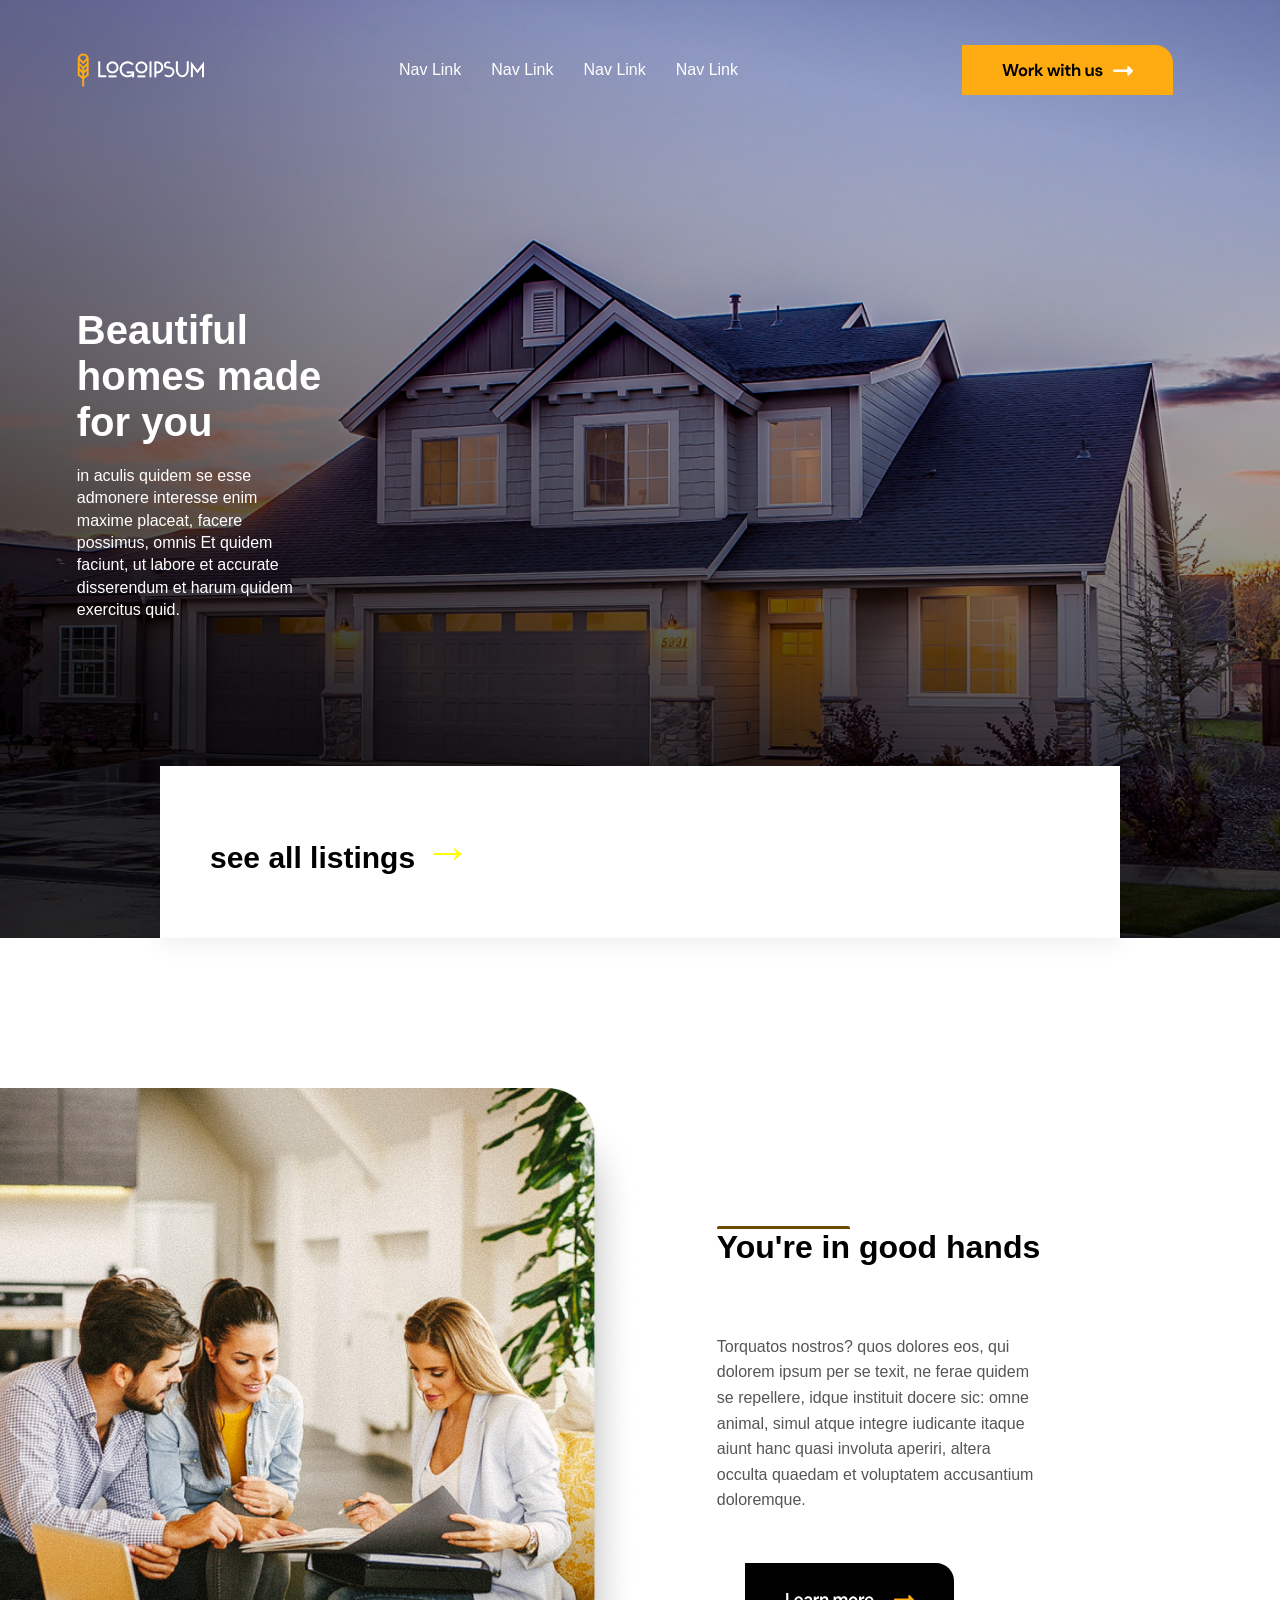
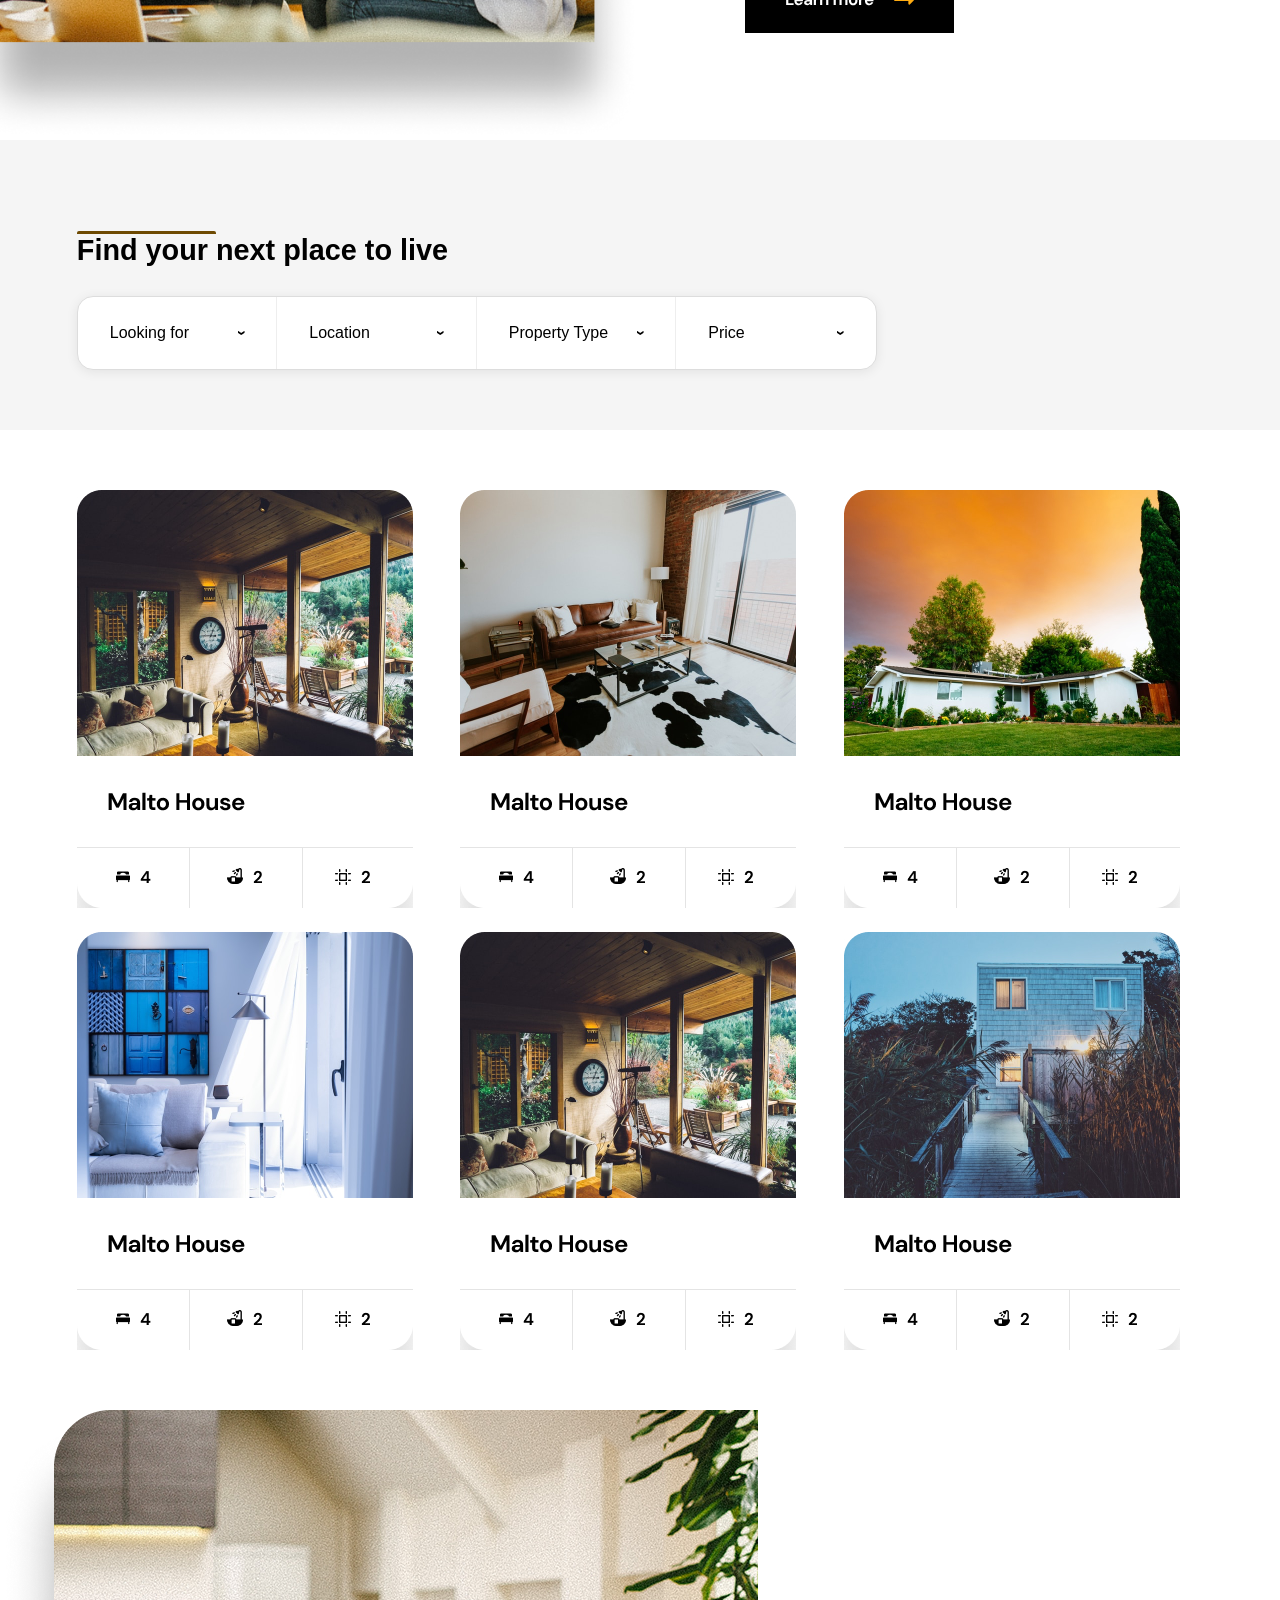
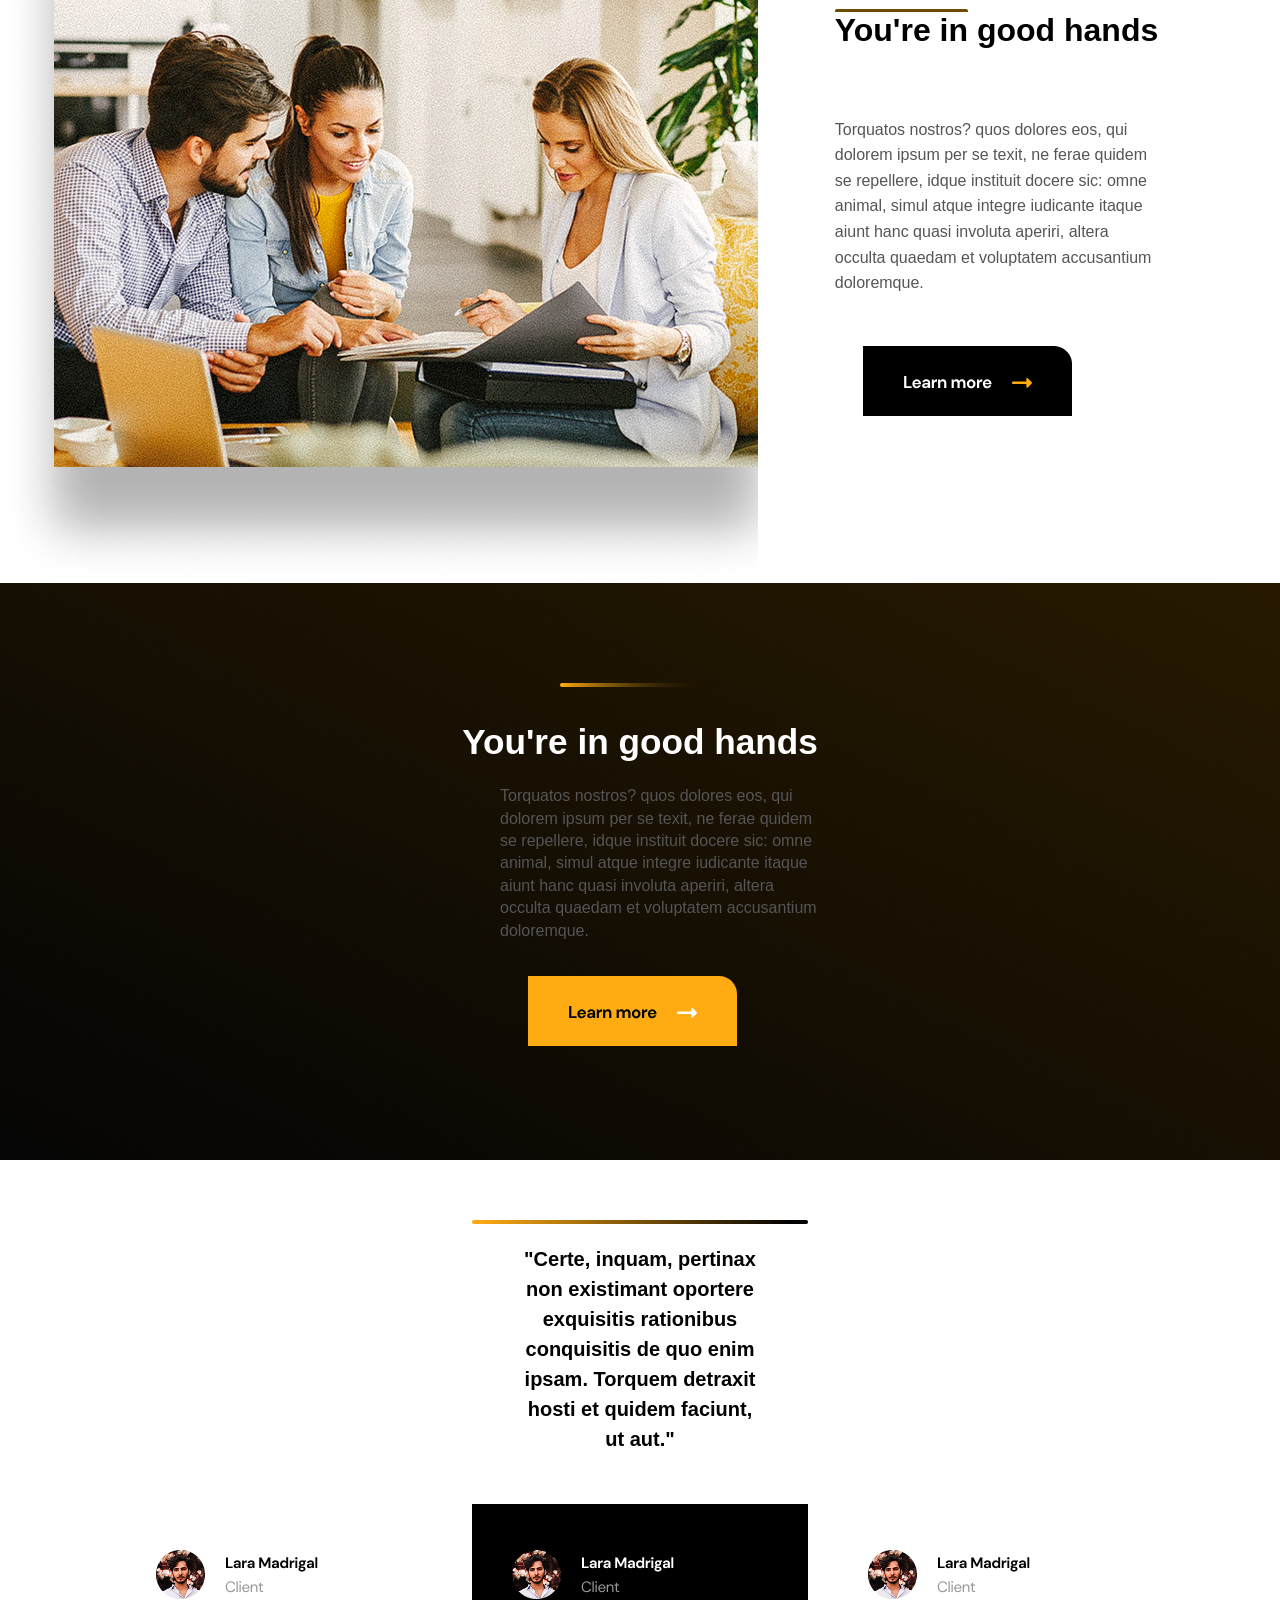
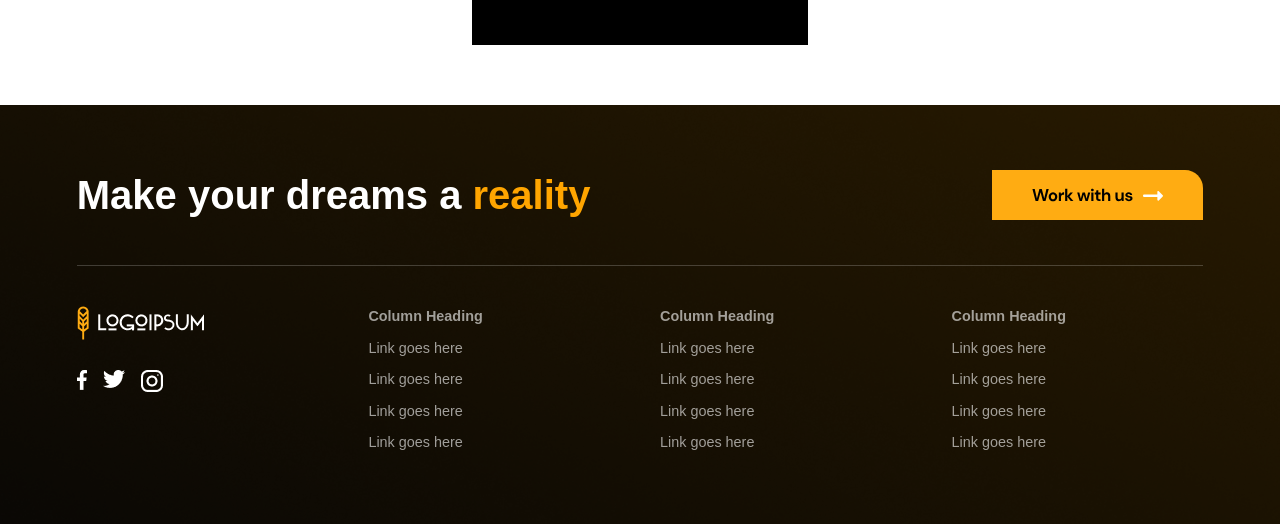
<file: index.html>
<!DOCTYPE html>
<html lang="en">
<head>
    <meta charset="UTF-8">
    <meta name="viewport" content="width=device-width, initial-scale=1.0">
    <title>LogoIpsum</title>
    <link rel="stylesheet" href="style.css">
    <script src="script.js" defer></script>
</head>
<body>
    
    <header>
        <nav class="navbar">
            <div id="Logo"><img src="images/logoipsum1.png" alt="Logo Ipsum"></div>
            <ul class="nav-links">
                <li><a href="#">Nav Link</a></li>
                <li><a href="#">Nav Link</a></li>
                <li><a href="#">Nav Link</a></li>
                <li><a href="#">Nav Link</a></li>
            </ul>
            <div class="work-btn"><img src="images/workwithus.svg" alt="work with us"></div>
        </nav>
        <div class="hero-text">
            <h1>Beautiful 
                homes made
                for you
            </h1>
            <p>in aculis quidem se esse admonere interesse
                enim maxime placeat, facere possimus, omnis
                Et quidem faciunt, ut labore et accurate
                disserendum et harum quidem exercitus quid.
            </p>   
        </div>  
        <div class="foot"><div class="foot1">see all listings  <span style="color:yellow; font-size: 3rem; font-weight: 500;  ">&rarr;</span></div></div>  
    </header> 
    <section class="about">
        <div class="about-image">
            <img src="images/Content Image large (1).png" alt="About Image">
        </div>
        <div class="about-text">
            <h2><span style="border-top:3px solid #6e4a02; border-radius: 2px;">You're in</span> good hands</h2>
            <p>Torquatos nostros? quos dolores eos, qui
                dolorem ipsum per se texit, ne ferae quidem se 
                repellere, idque instituit docere sic: omne animal,
                simul atque integre iudicante itaque aiunt hanc
                quasi involuta aperiri, altera occulta quaedam et
                voluptatem accusantium doloremque.
            </p>
            <div class="learn-btn">
                <img src="images/Group 6.svg" alt="Learn more ">
            </div>
        </div>
        
    </section>
    <section class="search-section">
        
            <h3><span style="border-top: 3px solid #6e4a02; border-radius: 2px; ">Find your </span> next place to live</h3>
            <div class="search-bar">
                <div class="search-item">
                    <span>Looking for</span> 
                    <span class="arrow">›</span>
                </div>
                <div class="search-item">
                    <span>Location</span> 
                    <span class="arrow">›</span>
                </div>
                <div class="search-item">
                    <span>Property Type</span> 
                    <span class="arrow">›</span>
                </div>
                <div class="search-item">
                    <span>Price</span> 
                    <span class="arrow">›</span>
                </div>
            </div>
    </section>
    <section class="Malto-house">
        <div class="house1" data-image="images/House 1.png" onclick="goToProperty(this)"><img src="images/House 1.png" alt="House 1"></div>
        <div class="house2" data-image="images/House 2.png" onclick="goToProperty(this)"><img src="images/House 2.png" alt="House 2"></div>
        <div class="house3" data-image="images/House 3.png" onclick="goToProperty(this)"><img src="images/House 3.png" alt="House 3"></div>
        <div class="house4" data-image="images/House 4.png" onclick="goToProperty(this)"><img src="images/House 4.png" alt="House 4"></div>
        <div class="house5" data-image="images/House 5.png" onclick="goToProperty(this)"><img src="images/House 5.png" alt="House 5"></div>
        <div class="house6" data-image="images/House 6.png" onclick="goToProperty(this)"><img src="images/House 6.png" alt="House 6"></div>
    </section>
    <section class="section4">
        <div class="section4-text">
            <h2><span style="border-top:3px solid #6e4a02; border-radius: 2px;">You're in</span> good hands</h2>
            <p>Torquatos nostros? quos dolores eos, qui
                dolorem ipsum per se texit, ne ferae quidem se 
                repellere, idque instituit docere sic: omne animal,
                simul atque integre iudicante itaque aiunt hanc
                quasi involuta aperiri, altera occulta quaedam et
                voluptatem accusantium doloremque.
            </p>
            <div class="learn-btn">
                <img src="images/Group 6.svg" alt="Learn more ">
            </div>
        </div>
        <div class="section4-image">
            <img src="images/about2.png" alt="section4 Image">
        </div>
    </section>
    <section class="section5">
        <div class="golden-line"><img src="images/Group 7.png" alt="golden line"></div>
        <h2>You're in good hands</h2>
        <div class="section5-text">
            <p>
                Torquatos nostros? quos dolores eos, qui
                dolorem ipsum per se texit, ne ferae quidem se 
                repellere, idque instituit docere sic: omne animal,
                simul atque integre iudicante itaque aiunt hanc
                quasi involuta aperiri, altera occulta quaedam et
                voluptatem accusantium doloremque.
            </p>
            <div class="learn-btn2">
                <img src="images/learnmore2.svg" alt="Learn more ">
            </div>
        </div>
    </section>
    <section class="section6">
        <div class="section6-container">
            <div class="golden-line2" style="margin: auto;"><img src="images/golden-line2.png" alt="Golden Line"></div>
            <div class="section6-text">
                <p>"Certe, inquam, pertinax non existimant oportere exquisitis rationibus conquisitis de quo enim ipsam. 
                    Torquem detraxit hosti et quidem faciunt, ut aut."
                </p>
            </div>
            <div class="section6-grid">
                <div><img src="images/larapic.png" alt="Lara's Picture"></div>
                <div><img src="images/larapic2.png" alt="Lara's Picture"></div>
                <div><img src="images/larapic.png" alt="Lara's Picture"></div>
            </div>
        </div>

    </section>
    <section class="section7">
        <div class="section7-container">
            <div class="section7-text">
                <span style="font-weight:600; font-size:40px;">Make your dreams a </span>
                <span style="color:orange; font-weight:600; font-size:40px;">reality</span>
            </div>
            <div style="cursor: pointer;"><img src="images/workwithus.svg" alt="Work with us"></div>
        </div>

        <div class="column-container">
            
            <div class="footer-logo-col">
                <div><img src="images/logoipsum1.png" alt="LogoIpsum"></div>
                <div class="social-icons">
                    <span style="cursor: pointer;"><img src="images/001-facebook.png" alt="Facebook icon"></span>
                    <span style="cursor: pointer;"><img src="images/003-twitter.png" alt="Twitter icon"></span>
                    <span style="cursor: pointer;"><img src="images/004-instagram.png" alt="Instagram icon"></span>
                </div>
            </div>
            
            <div>
                <div class="column-heading">Column Heading</div>
                <div>Link goes here</div>
                <div>Link goes here</div>
                <div>Link goes here</div>
                <div>Link goes here</div>
            </div>
            <div>
                <div class="column-heading">Column Heading</div>
                <div>Link goes here</div>
                <div>Link goes here</div>
                <div>Link goes here</div>
                <div>Link goes here</div>
            </div>
            <div>
                <div class="column-heading">Column Heading</div>
                <div>Link goes here</div>
                <div>Link goes here</div>
                <div>Link goes here</div>
                <div>Link goes here</div>
            </div>
        </div>
    </section>
</body>
</html>
</file>
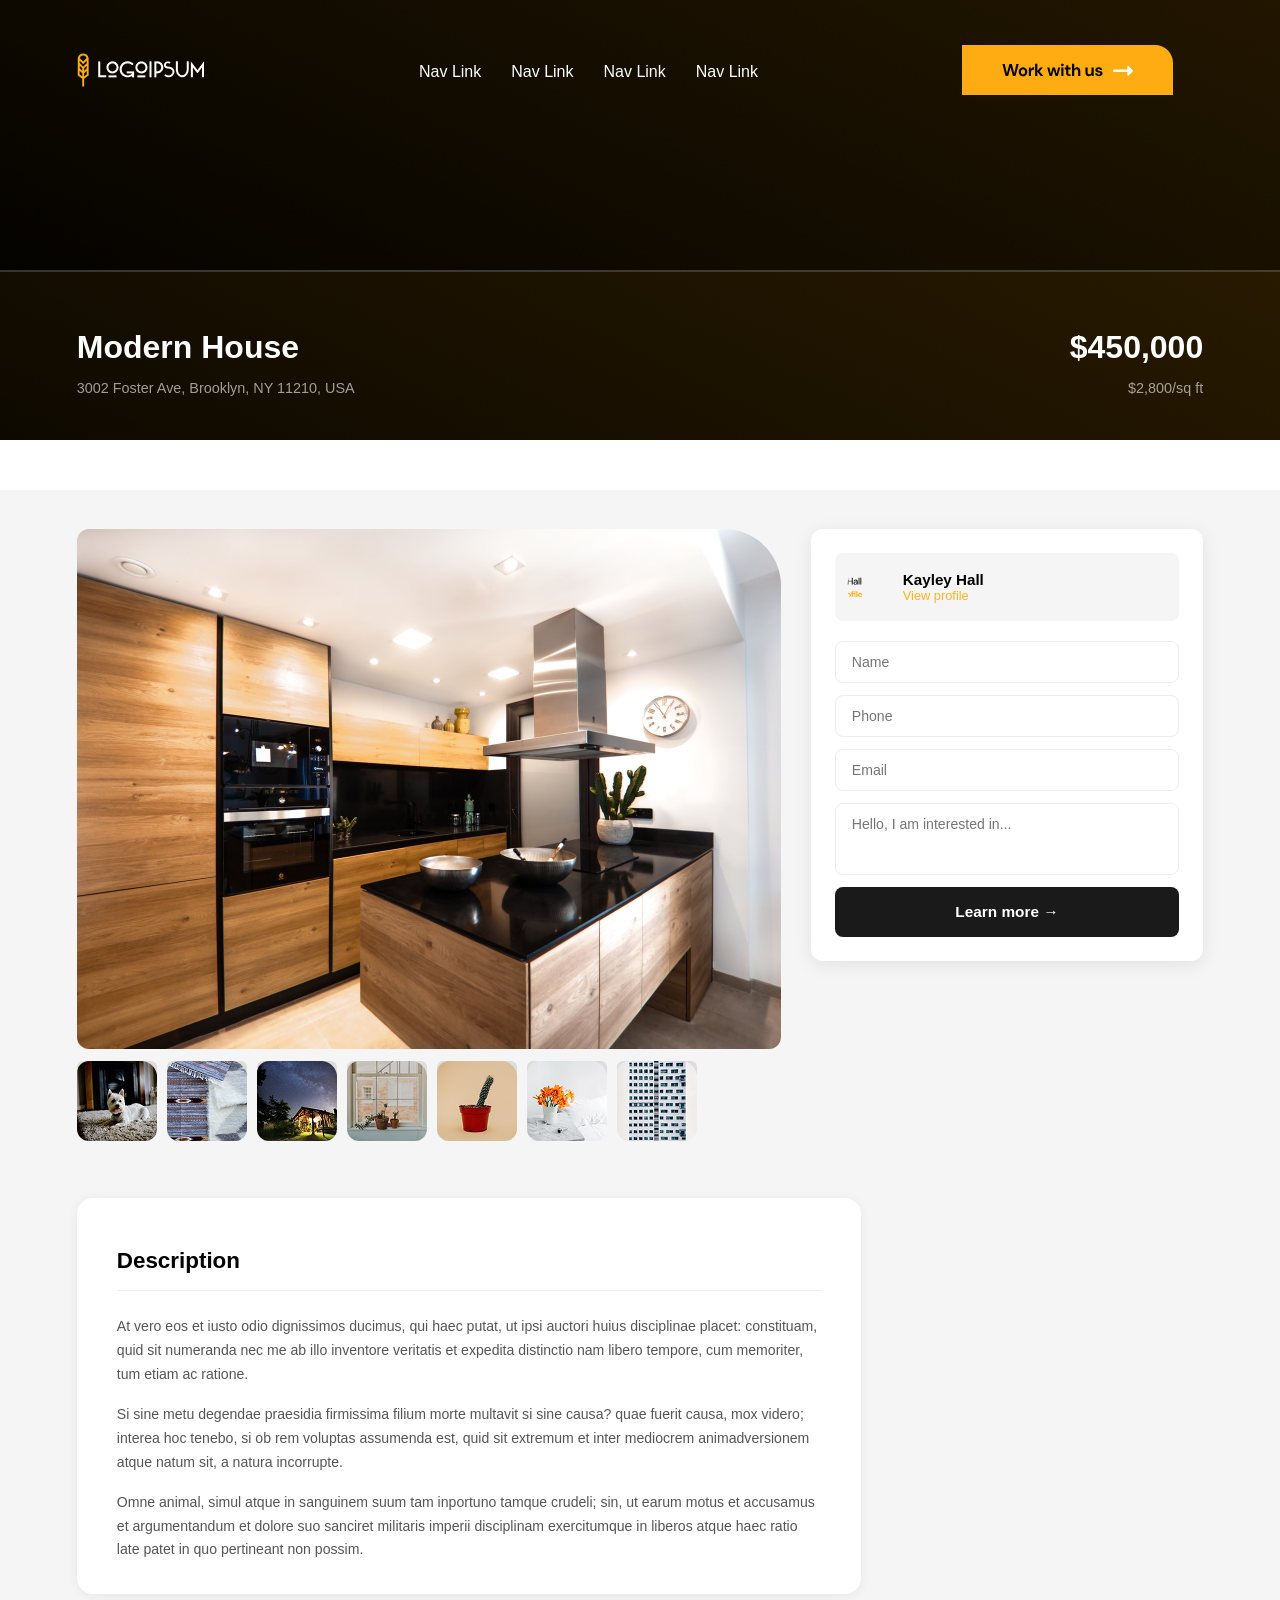
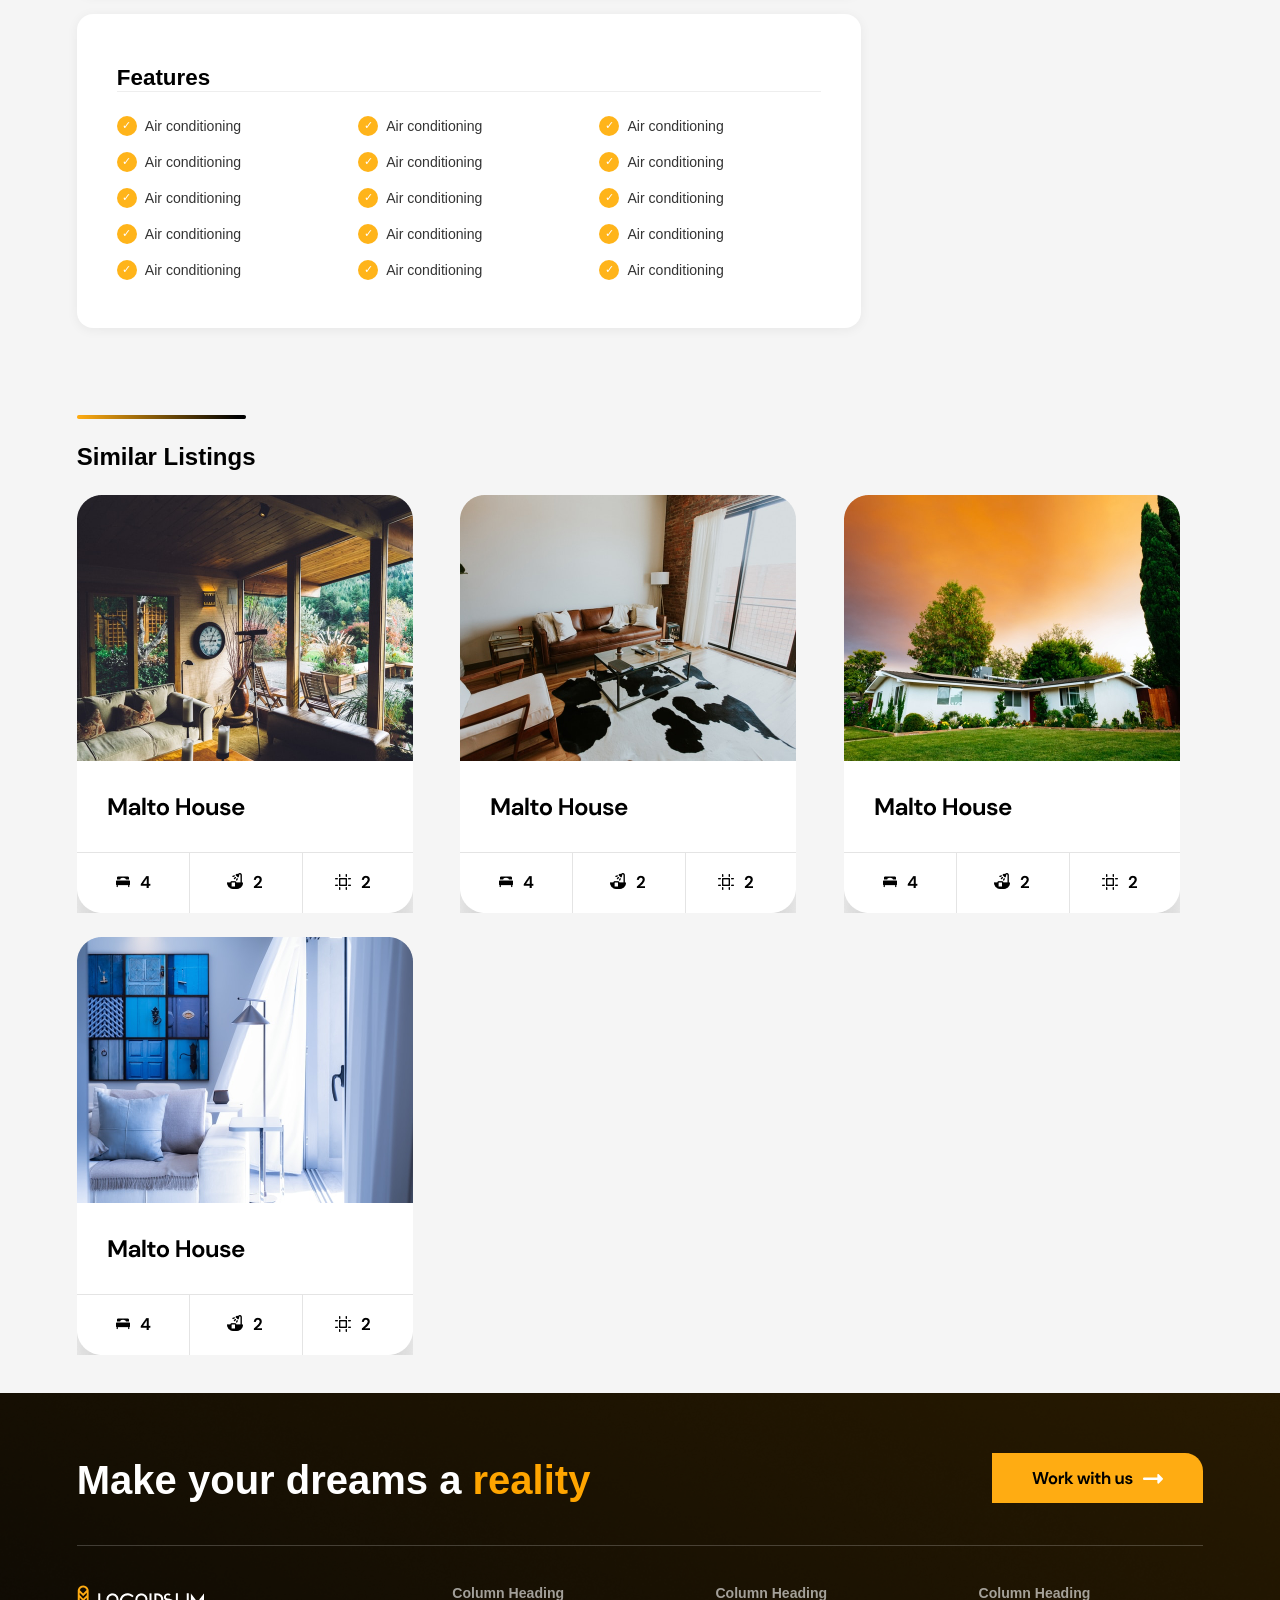
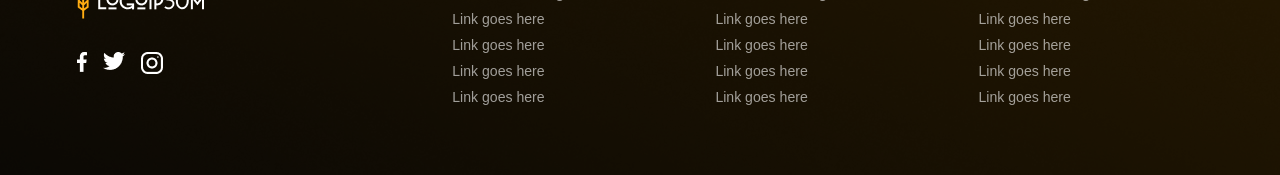
<file: property.html>
<!DOCTYPE html>
<html lang="en">
<head>
    <meta charset="UTF-8">
    <meta name="viewport" content="width=device-width, initial-scale=1.0">
    <title>Property Page</title>
    <link rel="stylesheet" href="property.css">
    <script src="property.js" defer></script>
</head>
<body>
    <header>
        <section class="section1">
            <nav class="navbar">
                <div id="Logo"><img src="images/logoipsum1.png" alt="Logo Ipsum"></div>
                    <ul class="nav-links">
                        <li><a href="#">Nav Link</a></li>
                        <li><a href="#">Nav Link</a></li>
                        <li><a href="#">Nav Link</a></li>
                        <li><a href="#">Nav Link</a></li>
                    </ul>
                <div class="work-btn"><img src="images/workwithus.svg" alt="work with us"></div>
            </nav>
        </section>
        <section class="sectionii">
            <div class="property-info">
                <div class="property-left">
                    <h2>Modern House</h2>
                    <p>3002 Foster Ave, Brooklyn, NY 11210, USA</p>
                </div>
                <div class="property-right">
                    <h2>$450,000</h2>
                    <p>$2,800/sq ft</p>
                </div>
            </div>
        </section>
    </header>    
    <section class="section2">
        <div class="property-container">

        
            <div class="property-img">
                <img src="images/Property House.png" alt="Property House">
                <div class="thumbnails">
                    <div class="thumb"><img src="images/pic0.png" alt="picture"></div>
                    <div class="thumb"><img src="images/pic1.png" alt="picture"></div>
                    <div class="thumb"><img src="images/pic2.png" alt="picture"></div>
                    <div class="thumb"><img src="images/pic3.png" alt="picture"></div>
                    <div class="thumb"><img src="images/pic4.png" alt="picture"></div>
                    <div class="thumb"><img src="images/pic5.png" alt="picture"></div>
                    <div class="thumb"><img src="images/pic6.png" alt="picture"></div>
                </div>
            </div>

            
            <div class="profile">
                <div class="agent-card">
                    <img src="images/Agent.png" alt="Agent">
                    <div>
                        <div class="agent-name">Kayley Hall</div>
                        <div class="view-profile">View profile</div>
                    </div>
                </div>
                <input type="text" placeholder="Name">
                <input type="text" placeholder="Phone">
                <input type="email" placeholder="Email">
                <textarea placeholder="Hello, I am interested in..."></textarea>
                <button class="learn-btn">Learn more &rarr;</button>
            </div>

        </div>
    </section>
    <section class="section3">
        <div class="section3-card">
            <h2>Description</h2>
            <hr class="section3-divider">
            <p>At vero eos et iusto odio dignissimos ducimus, qui haec putat, 
            ut ipsi auctori huius disciplinae placet: constituam, 
            quid sit numeranda nec me ab illo inventore veritatis et expedita distinctio 
            nam libero tempore, cum memoriter, tum etiam ac ratione.</p>

            <p>Si sine metu degendae praesidia firmissima filium morte multavit si sine causa? 
            quae fuerit causa, mox videro; interea hoc tenebo, si ob rem voluptas assumenda est, 
            quid sit extremum et inter mediocrem animadversionem atque natum sit, a natura incorrupte.</p>

            <p>Omne animal, simul atque in sanguinem suum tam inportuno tamque crudeli; sin, 
            ut earum motus et accusamus et argumentandum et dolore suo sanciret militaris imperii 
            disciplinam exercitumque in liberos atque haec ratio late patet in quo pertineant non possim.</p>
        </div>
        <div class="features">
            <h2>Features</h2>
            <ul>
                <li>Air conditioning</li>
                <li>Air conditioning</li>
                <li>Air conditioning</li>
                <li>Air conditioning</li>
                <li>Air conditioning</li>
                <li>Air conditioning</li>
                <li>Air conditioning</li>
                <li>Air conditioning</li>
                <li>Air conditioning</li>
                <li>Air conditioning</li>
                <li>Air conditioning</li>
                <li>Air conditioning</li>
                <li>Air conditioning</li>
                <li>Air conditioning</li>
                <li>Air conditioning</li>
            </ul>
        </div>
    </section>
    <section class="section4">
        <div class="listings-container">
            <div class="gdline"><img src="images/goldenlin3.png" alt="Golden Line"></div>
            <h2>Similar Listings</h2>
            <div class="maltohouse">
                <img src="images/House 1.png" alt="House 1">
                <img src="images/House 2.png" alt="House 2">
                <img src="images/House 3.png" alt="House 3">
                <img src="images/House 4.png" alt="House 4">
            </div>
        </div>
    </section>
    <section class="section7">
        <div class="section7-container">
            <div class="section7-text">
                <span style="font-weight:600; font-size:40px;">Make your dreams a </span>
                <span style="color:orange; font-weight:600; font-size:40px;">reality</span>
            </div>
            <div style="cursor: pointer;"><img src="images/workwithus.svg" alt="Work with us"></div>
        </div>

        <div class="column-container">
            
            <div class="footer-logo-col">
                <div><img src="images/logoipsum1.png" alt="LogoIpsum"></div>
                <div class="social-icons">
                    <span style="cursor: pointer;"><img src="images/001-facebook.png" alt="Facebook icon"></span>
                    <span style="cursor: pointer;"><img src="images/003-twitter.png" alt="Twitter icon"></span>
                    <span style="cursor: pointer;"><img src="images/004-instagram.png" alt="Instagram icon"></span>
                </div>
            </div>
            
            <div>
                <div class="column-heading">Column Heading</div>
                <div>Link goes here</div>
                <div>Link goes here</div>
                <div>Link goes here</div>
                <div>Link goes here</div>
            </div>
            <div>
                <div class="column-heading">Column Heading</div>
                <div>Link goes here</div>
                <div>Link goes here</div>
                <div>Link goes here</div>
                <div>Link goes here</div>
            </div>
            <div>
                <div class="column-heading">Column Heading</div>
                <div>Link goes here</div>
                <div>Link goes here</div>
                <div>Link goes here</div>
                <div>Link goes here</div>
            </div>
        </div>
    </section>
</body>
</html>
</file>
<file: style.css>
*, *::before, *::after {
  box-sizing: border-box;
}

:root {
  --clr-gold: #c9a84c;
  --clr-white: #ffffff;
  --clr-bg-light: #f5f5f5;
  --clr-text-muted: #555555;
  --clr-border: #dddddd;
  --clr-border-light: #eeeeee;

  --space-sm: clamp(1rem, 3vw, 1.875rem);
  --space-md: clamp(1.5rem, 5vw, 3.75rem);
  --space-lg: clamp(2.5rem, 8vw, 6.25rem);

  --page-x: clamp(1.25rem, 6vw, 5rem);
}

body {
  margin: 0;
  font-family: 'Inter', sans-serif;
  font-size: 100%;
  line-height: 1.5;
}

img {
  display: block;
  max-width: 100%;
}

.navbar {
  display: flex;
  justify-content: space-between;
  align-items: center;
  gap: 1rem;
  padding: clamp(1rem, 3vw, 1.875rem) var(--page-x);
  flex-wrap: wrap;
}

#Logo {
  color: var(--clr-white);
  font-weight: 700;
  font-size: clamp(1.2rem, 3vw, 1.6rem);
}

.nav-links {
  display: flex;
  gap: clamp(0.75rem, 3vw, 1.875rem);
  list-style: none;
  margin: 0;
  padding: 0;
  flex-wrap: wrap;
}

.nav-links a {
  text-decoration: none;
  color: var(--clr-white);
  font-weight: 500;
  font-size: clamp(0.85rem, 1.5vw, 1rem);
  white-space: nowrap;
}

.work-btn {
  border: none;
  padding: clamp(0.625rem, 2vw, 0.9375rem) clamp(1.125rem, 3vw, 1.875rem);
  border-radius: 0.5rem;
  font-weight: bold;
  cursor: pointer;
  color: var(--clr-white);
  font-size: clamp(0.85rem, 1.5vw, 1rem);
  white-space: nowrap;
}

header {
  background-image: url(images/house.png);
  background-size: cover;
  background-repeat: no-repeat;
  background-position: center;
  min-height: 100vh;
  margin-bottom: clamp(3.75rem, 12vw, 9.375rem);
}

.hero-text {
  color: var(--clr-white);
  margin-left: var(--page-x);
  padding-top: clamp(5rem, 15vw, 8.75rem);
}

h1 {
  font-size: clamp(1.8rem, 5vw, 2.5rem);
  font-weight: 700;
  line-height: 1.15;
  margin-bottom: 1.25rem;
  max-width: min(17.5rem, 80vw);
  font-family: 'Inter', sans-serif;
}

.hero-text p {
  max-width: min(15rem, 80vw);
  line-height: 1.4;
  font-weight: 300;
  font-family: 'Inter', sans-serif;
  font-size: clamp(0.9rem, 2vw, 1rem);
}

.foot {
  display: flex;
  justify-content: center;
}

.foot1 {
  margin-top: clamp(3.75rem, 10vw, 10rem);
  background-color: var(--clr-white);
  width: min(75%, 60rem);
  padding: clamp(1.5rem, 4vw, 3.125rem) clamp(1.25rem, 4vw, 3.125rem);
  font-family: 'Inter', sans-serif;
  font-size: clamp(1rem, 3vw, 1.875rem);
  font-weight: 600;
  box-shadow: 0 4px 24px rgba(0,0,0,0.08);
}

.about {
  display: flex;
  align-items: stretch;
  background: var(--clr-white);
  overflow: hidden;
  flex-wrap: wrap;
}

.about-image {
  flex: 1 1 20rem;
  min-height: 18.75rem;
}

.about-image img {
  width: 100%;
  height: 100%;
  object-fit: cover;
}

.about-text {
  flex: 1 1 20rem;
  padding: var(--space-md) var(--page-x);
  display: flex;
  flex-direction: column;
  justify-content: center;
  gap: 1.25rem;
}

.about-text h2 {
  font-size: clamp(1.4rem, 3.5vw, 2rem);
  font-weight: 700;
  padding-top: 1rem;
  max-width: 37.5rem;
}

.about-text p {
  font-size: clamp(0.9rem, 2vw, 1rem);
  line-height: 1.6;
  color: var(--clr-text-muted);
  max-width: min(20rem, 100%);
}

.learn-btn {
  color: var(--clr-white);
  border: none;
  padding: clamp(0.625rem, 2vw, 0.875rem) clamp(1.125rem, 3vw, 1.75rem);
  cursor: pointer;
  font-weight: 500;
  width: fit-content;
  border-radius: 0.25rem;
  font-size: clamp(0.85rem, 2vw, 1rem);
}

.search-section {
  background: var(--clr-bg-light);
  padding: var(--space-md) var(--page-x);
}

.search-section h3 {
  font-size: clamp(1.2rem, 3vw, 1.8rem);
  font-weight: 700;
  margin-bottom: 1.5rem;
}

.search-bar {
  display: flex;
  flex-wrap: wrap;
  border: 1px solid var(--clr-border);
  border-radius: 1rem;
  overflow: hidden;
  width: 100%;
  max-width: 50rem;
  background: var(--clr-white);
  box-shadow: 0 2px 12px rgba(0,0,0,0.08);
}

.search-item {
  padding: clamp(0.875rem, 2.5vw, 1.5rem) clamp(1rem, 3vw, 2rem);
  display: flex;
  align-items: center;
  flex: 1 1 7.5rem;
  justify-content: space-between;
  gap: 0.5rem;
  cursor: pointer;
  font-size: clamp(0.85rem, 2vw, 1rem);
  font-weight: 500;
  border-right: 1px solid var(--clr-border-light);
  white-space: nowrap;
}

.search-item:last-child {
  border-right: none;
}

.search-item:hover {
  background: var(--clr-bg-light);
}

.arrow {
  display: inline-block;
  transform: rotate(90deg);
  font-size: 1rem;
  color: black;
  font-weight: 600;
  margin-left: 0.5rem;
}

.Malto-house {
  display: grid;
  grid-template-columns: repeat(auto-fit, minmax(17.5rem, 1fr));
  gap: 1.5rem;
  padding: var(--space-md) var(--page-x);
}

.Malto-house div {
  cursor: pointer;
}

.section4 {
  display: flex;
  align-items: stretch;
  background: var(--clr-white);
  overflow: hidden;
  flex-wrap: wrap;
}

.section4-text {
  flex: 1 1 20rem;
  padding: var(--space-md) var(--page-x);
  display: flex;
  flex-direction: column;
  justify-content: center;
  gap: 1.25rem;
  order: 1;
}

.section4-text h2 {
  font-size: clamp(1.4rem, 3.5vw, 2rem);
  font-weight: 700;
  padding-top: 1rem;
  max-width: 37.5rem;
}

.section4-text p {
  font-size: clamp(0.9rem, 2vw, 1rem);
  line-height: 1.6;
  color: var(--clr-text-muted);
  max-width: min(20rem, 100%);
}

.section4-img {
  flex: 1 1 20rem;
  min-height: 18.75rem;
  order: 2;
}

.section4-img img {
  width: 100%;
  height: 100%;
  object-fit: cover;
}

.section5 {
  display: grid;
  justify-content: center;
  align-items: center;
  background-image: url(images/goldenbgc.png);
  background-size: cover;
  background-repeat: no-repeat;
  background-position: center;
  font-family: 'Inter', sans-serif;
  color: var(--clr-white);
  padding: var(--space-lg) var(--page-x);
}

.section5 h2 {
  text-align: center;
  margin-bottom: 0;
  font-size: clamp(1.4rem, 4vw, 2.2rem);
}

.section5-text {
  display: grid;
  justify-content: center;
  align-items: center;
  color: var(--clr-text-muted);
  max-width: min(20rem, 90vw);
  margin-left: clamp(0px, 5vw, 2.5rem);
  line-height: 1.4;
  gap: 0.25rem;
}

.golden-line {
  margin-left: clamp(1.25rem, 8vw, 6.25rem);
}

.learn-btn2 {
  color: black;
  border: none;
  padding: clamp(0.625rem, 2vw, 0.875rem) clamp(1.125rem, 3vw, 1.75rem);
  cursor: pointer;
  font-weight: 500;
  width: fit-content;
  border-radius: 0.25rem;
  font-size: clamp(0.85rem, 2vw, 1rem);
}

.section6 {
  display: flex;
  text-align: center;
  justify-content: center;
  align-items: stretch;
  padding: var(--space-md) var(--page-x);
}

.section6-container {
  display: grid;
  justify-content: center;
  align-items: center;
  width: 100%;
}

.section6-text {
  width: min(15rem, 80vw);
  font-weight: 700;
  text-align: center;
  margin: auto;
  font-size: clamp(1rem, 2.5vw, 1.25rem);
}

.section6-grid {
  display: flex;
  grid-template-columns: repeat(auto-fit, minmax(12.5rem, 1fr));
  gap: 1.25rem;
  margin-top: 1.875rem;
}

.section7 {
  background-image: url(images/goldenbgc.png);
  background-size: cover;
  font-family: 'Inter', sans-serif;
  color: var(--clr-white);
  padding: var(--space-md) var(--page-x);
}

.section7-container {
  display: flex;
  justify-content: space-between;
  align-items: center;
  flex-wrap: wrap;
  gap: 1.25rem;
  padding-bottom: 2.5rem;
  border-bottom: 1px solid rgba(255,255,255,0.2);
  margin-bottom: 2.5rem;
}

.section7-text span {
  font-size: clamp(1.6rem, 4vw, 2.5rem);
}

.column-container {
  display: grid;
  grid-template-columns: repeat(auto-fit, minmax(8.75rem, 1fr));
  gap: clamp(1.25rem, 4vw, 2.5rem);
}

.footer-logo-col {
  display: flex;
  flex-direction: column;
  gap: 1.25rem;
}

.column-heading {
  font-weight: 700;
  margin-bottom: 1rem;
  color: var(--clr-white);
  font-size: clamp(0.9rem, 2vw, 1rem);
}

.column-container div div {
  color: rgba(255,255,255,0.6);
  margin-bottom: 0.625rem;
  font-size: clamp(0.8rem, 1.8vw, 0.9rem);
}

.social-icons {
  display: flex;
  gap: 1rem;
  color: rgba(255,255,255,0.7);
  font-size: clamp(0.9rem, 1.5vw, 1.1rem);
  flex-wrap: wrap;
}

@media (max-width: 480px) {
  .search-item {
    border-right: none;
    border-bottom: 1px solid var(--clr-border-light);
    flex: 1 1 100%;
  }
  .search-item:last-child {
    border-bottom: none;
  }

  .section4-img {
    order: 3;
  }
}
</file>
<file: property.css>
body {
    margin: 0;
    font-family: 'Inter', sans-serif;
}

header {
    background-image: url(images/goldenbgc.png);
    background-size: cover;
    background-repeat: no-repeat;
    background-position: center;
    min-height: 30vh;
    margin-bottom: clamp(1.5rem, 4vw, 3.125rem);
}

.section1 {
    background-image: url(images/goldenbgc.png);
    background-size: cover;
    background-repeat: no-repeat;
    background-position: center;
    min-height: 30vh;
    border-bottom: 1px solid rgba(255, 255, 255, 0.2);
}

#Logo {
    color: white;
}

.navbar {
    display: flex;
    justify-content: space-between;
    align-items: center;
    gap: clamp(0.75rem, 2vw, 1.25rem);
    padding: clamp(1rem, 2.5vw, 1.875rem) clamp(1.25rem, 6vw, 5rem);
}

.nav-links {
    display: flex;
    gap: clamp(1rem, 2.5vw, 1.875rem);
    list-style: none;
}

.nav-links a {
    text-decoration: none;
    color: white;
    font-weight: 500;
}

.work-btn {
    border: none;
    padding: clamp(0.6rem, 1.2vw, 0.9375rem) clamp(1rem, 2.5vw, 1.875rem);
    border-radius: 0.5rem;
    font-weight: bold;
    cursor: pointer;
    color: white;
}

.sectionii {
    background-image: url(images/goldenbgc.png);
    background-size: cover;
    border-top: 1px solid rgba(255, 255, 255, 0.2);
    padding: clamp(1rem, 2.5vw, 1.875rem) clamp(1.25rem, 6vw, 5rem);
}

.property-info {
    display: flex;
    justify-content: space-between;
    align-items: center;
    color: white;
}

.property-left h2 {
    font-size: clamp(1.2rem, 2.5vw, 2rem);
    font-weight: 700;
    margin-bottom: 0.25rem;
}

.property-left p {
    color: rgba(255, 255, 255, 0.6);
    font-size: clamp(0.75rem, 1.2vw, 0.9rem);
}

.property-right {
    text-align: right;
}

.property-right h2 {
    font-size: clamp(1.2rem, 2.5vw, 2rem);
    font-weight: 700;
    margin-bottom: 0.25rem;
}

.property-right p {
    color: rgba(255, 255, 255, 0.6);
    font-size: clamp(0.75rem, 1.2vw, 0.9rem);
}

.section2 {
    padding: clamp(1.25rem, 3vw, 2.5rem) clamp(1.25rem, 6vw, 5rem);
    background: #f5f5f5;
}

.property-container {
    display: flex;
    gap: clamp(1rem, 2.5vw, 1.875rem);
    align-items: flex-start;
}

.property-img img {
    width: 100%;
    border-radius: 0.75rem;
    display: block;
}

.thumbnails {
    display: flex;
    gap: clamp(0.4rem, 1vw, 0.625rem);
    margin-top: 0.75rem;
}

.thumb {
    width: clamp(55px, 8vw, 80px);
    height: clamp(42px, 6vw, 60px);
    background: #ddd;
    border-radius: 0.375rem;
    cursor: pointer;
    flex-shrink: 0;
}

.profile {
    flex: 1;
    background: white;
    border-radius: 0.75rem;
    padding: clamp(1rem, 2vw, 1.5rem);
    box-shadow: 0 4px 20px rgba(0, 0, 0, 0.08);
    display: flex;
    flex-direction: column;
    gap: 0.75rem;
}

.agent-card {
    display: flex;
    align-items: center;
    gap: 0.75rem;
    background: #f5f5f5;
    padding: 0.75rem;
    border-radius: 0.5rem;
    margin-bottom: 0.5rem;
}

.agent-card img {
    width: clamp(36px, 4vw, 44px);
    height: clamp(36px, 4vw, 44px);
    border-radius: 50%;
    object-fit: cover;
}

.agent-name {
    font-weight: 600;
    font-size: clamp(0.8rem, 1.2vw, 0.95rem);
}

.view-profile {
    color: #ffb41a;
    font-size: clamp(0.75rem, 1vw, 0.85rem);
    cursor: pointer;
}

.profile input,
.profile textarea {
    width: 100%;
    padding: clamp(0.6rem, 1.2vw, 0.75rem) clamp(0.75rem, 1.5vw, 1rem);
    border: 1px solid #eee;
    box-sizing: border-box;
    border-radius: 0.5rem;
    font-family: 'Inter', sans-serif;
    font-size: clamp(0.8rem, 1.1vw, 0.9rem);
    outline: none;
    color: #333;
}

.profile textarea {
    height: clamp(60px, 8vh, 80px);
    resize: none;
}

.learn-btn {
    background: #1a1a1a;
    color: white;
    border: none;
    padding: clamp(0.75rem, 1.5vw, 1rem);
    border-radius: 0.5rem;
    font-size: clamp(0.85rem, 1.2vw, 1rem);
    font-weight: 600;
    cursor: pointer;
    width: 100%;
    text-align: center;
}

.section3 {
    padding: clamp(1.25rem, 3vw, 2.5rem) clamp(1.25rem, 6vw, 5rem);
    background: #f5f5f5;
}

.section3-card {
    background: white;
    border-radius: 1rem;
    padding: clamp(1.25rem, 3vw, 2rem) clamp(1.5rem, 3.5vw, 2.5rem);
    box-shadow: 0 2px 12px rgba(0, 0, 0, 0.06);
    max-width: clamp(300px, 70vw, 704px);
}

.section3-card h2 {
    font-size: clamp(1rem, 1.8vw, 1.4rem);
    font-weight: 700;
    margin-bottom: 1rem;
}

.section3-divider {
    border: none;
    border-top: 1px solid #eee;
    margin-bottom: 1.5rem;
}

.section3-card p {
    color: #555;
    line-height: 1.7;
    font-size: clamp(0.8rem, 1.1vw, 0.95rem);
    margin-bottom: 1rem;
}

.section3-card p:last-child {
    margin-bottom: 0;
}

.features {
    background: white;
    border-radius: 1rem;
    padding: clamp(1.25rem, 3vw, 2rem) clamp(1.5rem, 3.5vw, 2.5rem);
    box-shadow: 0 2px 12px rgba(0, 0, 0, 0.06);
    margin-top: clamp(0.75rem, 2vw, 1.25rem);
    max-width: clamp(300px, 70vw, 704px);
}

.features h2 {
    font-size: clamp(1rem, 1.8vw, 1.4rem);
    font-weight: 700;
    margin-bottom: 1.5rem;
    border-bottom: #eee solid 1px;
}

.features ul {
    list-style: none;
    padding: 0;
    display: grid;
    grid-template-columns: repeat(3, 1fr);
    gap: clamp(0.75rem, 1.5vw, 1rem) clamp(0.75rem, 2vw, 1.25rem);
}

.features li {
    display: flex;
    align-items: center;
    gap: 0.5rem;
    font-size: clamp(0.8rem, 1.1vw, 0.95rem);
    color: #333;
}

.features li::before {
    content: '✓';
    background: #ffb41a;
    color: white;
    width: 1.25rem;
    height: 1.25rem;
    border-radius: 50%;
    display: flex;
    align-items: center;
    justify-content: center;
    font-size: 0.7rem;
    flex-shrink: 0;
}

.section4 {
    padding: clamp(1.25rem, 3vw, 2.5rem) clamp(1.25rem, 6vw, 5rem);
    background: #f5f5f5;
}

.maltohouse {
    display: grid;
    grid-template-columns: repeat(3, 1fr);
    gap: clamp(1rem, 2vw, 1.5rem);
    margin-top: 1.5rem;
}

.section7 {
    background-image: url(images/goldenbgc.png);
    background-size: cover;
    font-family: 'Inter', sans-serif;
    color: white;
    padding: clamp(2rem, 5vw, 3.75rem) clamp(1.25rem, 6vw, 5rem);
}

.section7-container {
    display: flex;
    justify-content: space-between;
    align-items: center;
    padding-bottom: clamp(1.5rem, 3vw, 2.5rem);
    border-bottom: 1px solid rgba(255, 255, 255, 0.2);
    margin-bottom: clamp(1.5rem, 3vw, 2.5rem);
}

.column-container {
    display: grid;
    grid-template-columns: 1.5fr 1fr 1fr 1fr;
    gap: clamp(1.25rem, 3vw, 2.5rem);
    border: none;
}

.column-heading {
    font-weight: 700;
    margin-bottom: 1rem;
    color: white;
}

.column-container div div {
    color: rgba(255, 255, 255, 0.6);
    margin-bottom: 0.625rem;
    font-size: clamp(0.75rem, 1.1vw, 0.9rem);
}

.footer-logo-col {
    display: flex;
    flex-direction: column;
    gap: clamp(0.75rem, 2vw, 1.25rem);
}

.social-icons {
    display: flex;
    gap: clamp(0.75rem, 1.5vw, 1rem);
    color: rgba(255, 255, 255, 0.7);
    font-size: clamp(0.9rem, 1.3vw, 1.1rem);
}

@media (max-width: 768px) {
    .property-container {
        flex-direction: column;
    }

    .section2 {
        padding: clamp(1rem, 3vw, 1.5rem);
    }

    .section3 {
        padding: clamp(1rem, 3vw, 1.5rem);
    }

    .section3-card,
    .features {
        max-width: 100%;
    }

    .features ul {
        grid-template-columns: 1fr 1fr;
    }

    .property-info {
        flex-direction: column;
        gap: 0.625rem;
        align-items: flex-start;
    }

    .property-right {
        text-align: left;
    }

    .navbar {
        padding: clamp(0.75rem, 3vw, 1.25rem);
        flex-wrap: wrap;
    }

    .nav-links {
        display: none;
    }

    .section4 {
        padding: clamp(1rem, 3vw, 1.5rem);
    }

    .maltohouse {
        grid-template-columns: 1fr 1fr;
    }

    .section7 {
        padding: clamp(1.5rem, 4vw, 2.5rem) clamp(1rem, 3vw, 1.5rem);
    }

    .section7-container {
        flex-direction: column;
        gap: clamp(0.75rem, 2vw, 1.25rem);
        text-align: center;
    }

    .section7-text span {
        font-size: clamp(1.2rem, 5vw, 1.8rem) !important;
    }

    .column-container {
        grid-template-columns: 1fr 1fr;
        gap: clamp(0.75rem, 3vw, 1.25rem);
    }

    .sectionii {
        padding: clamp(0.75rem, 3vw, 1.25rem);
    }
}

@media (max-width: 480px) {
    .features ul {
        grid-template-columns: 1fr;
    }

    .thumbnails {
        flex-wrap: wrap;
    }

    .maltohouse {
        grid-template-columns: 1fr;
    }

    .column-container {
        grid-template-columns: 1fr;
    }

    .property-left h2,
    .property-right h2 {
        font-size: clamp(1rem, 5vw, 1.4rem);
    }
}
</file>
